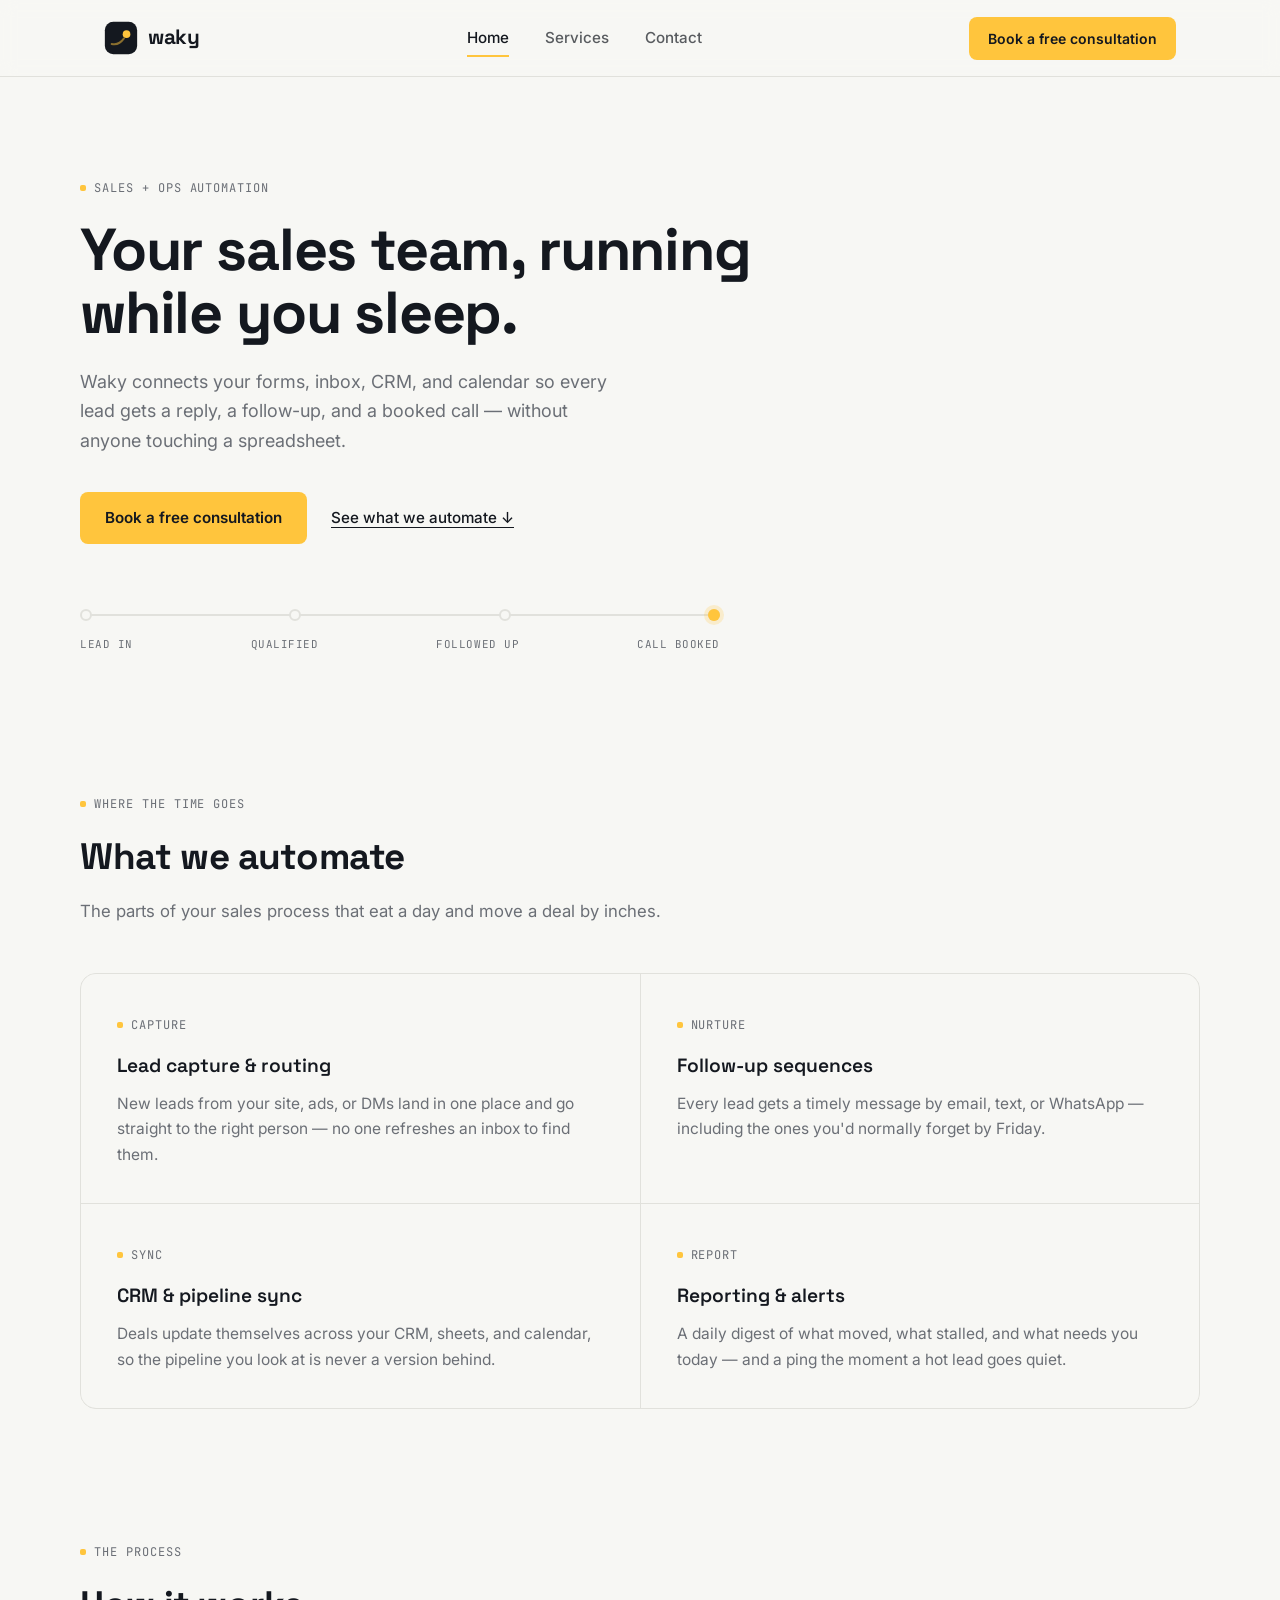
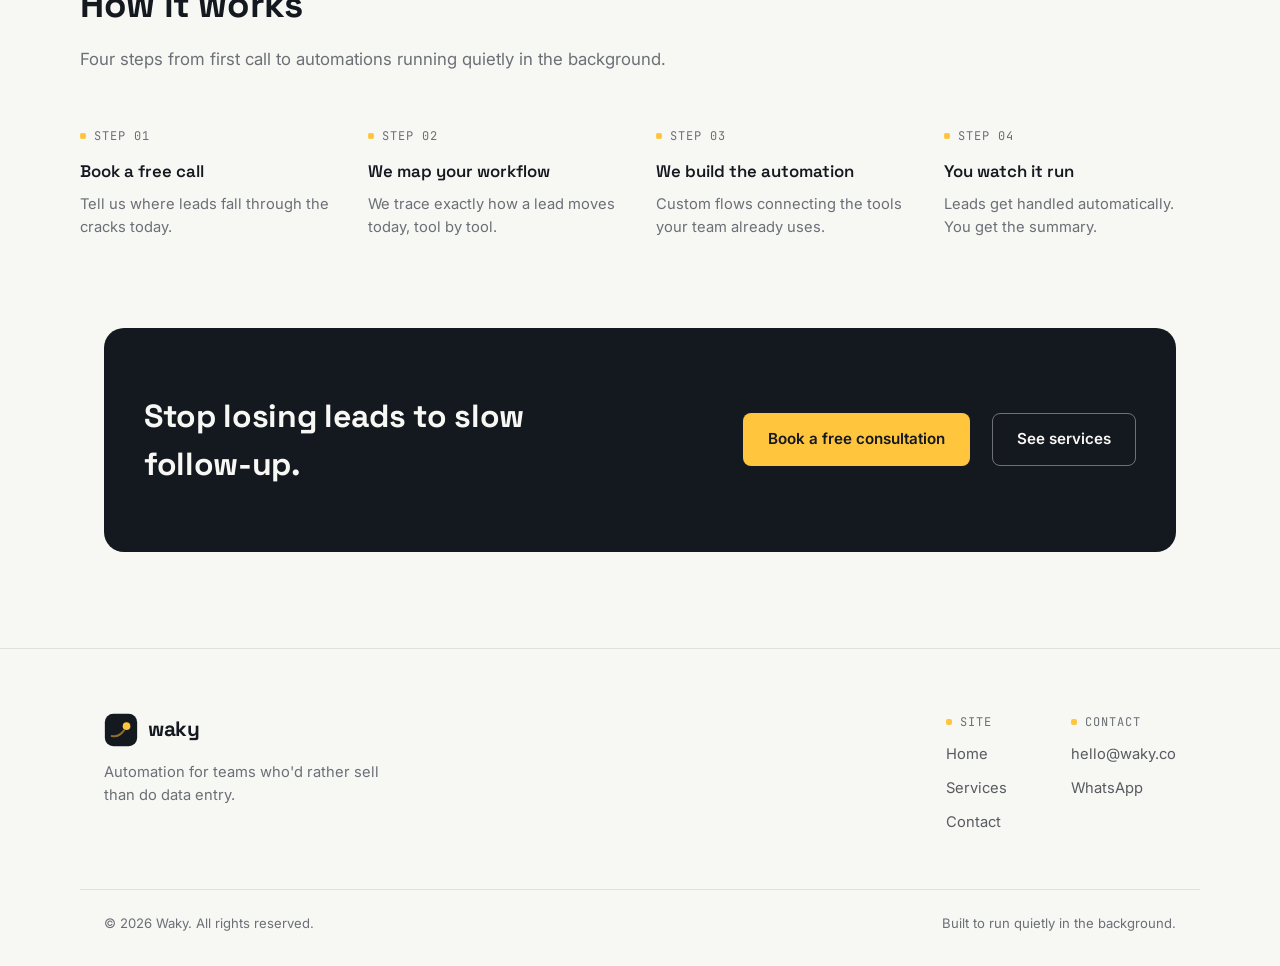
<file: index.html>
<!DOCTYPE html>
<html lang="en">
<head>
<meta charset="UTF-8">
<meta name="viewport" content="width=device-width, initial-scale=1.0">
<title>Waky — Sales &amp; business automation</title>
<meta name="description" content="Waky builds the automations that capture, follow up with, and book your leads automatically — so your sales process runs even when your team is offline.">
<link rel="icon" type="image/svg+xml" href="favicon.svg">
<link rel="preconnect" href="https://fonts.googleapis.com">
<link rel="preconnect" href="https://fonts.gstatic.com" crossorigin>
<link href="https://fonts.googleapis.com/css2?family=Space+Grotesk:wght@500;600;700&family=Inter:wght@400;500;600&family=JetBrains+Mono:wght@500&display=swap" rel="stylesheet">
<link rel="stylesheet" href="style.css">
</head>
<body>

<header class="nav">
  <div class="container nav-inner">
    <a href="index.html" class="logo" aria-label="Waky home">
      <svg class="logo-mark" viewBox="0 0 40 40" fill="none">
        <rect x="1" y="1" width="38" height="38" rx="10" fill="#14181F"/>
        <path d="M9 27C13 28 18.5 27.5 23.5 20.5" stroke="#FFC53D" stroke-width="2.3" stroke-linecap="round" opacity="0.5"/>
        <circle cx="26.5" cy="15.5" r="4.5" fill="#FFC53D"/>
      </svg>
      <span class="logo-word">waky</span>
    </a>
    <nav class="nav-links" id="navLinks">
      <a href="index.html" class="nav-link active">Home</a>
      <a href="service.html" class="nav-link">Services</a>
      <a href="contact.html" class="nav-link">Contact</a>
    </nav>
    <div class="nav-actions">
      <a href="contact.html#book" class="btn btn-primary btn-sm">Book a free consultation</a>
      <button class="nav-toggle" id="navToggle" aria-label="Toggle menu" aria-expanded="false">
        <span></span><span></span><span></span>
      </button>
    </div>
  </div>
</header>

<main>

  <!-- HERO -->
  <section class="hero container">
    <div class="hero-inner">
      <span class="tag">Sales + Ops Automation</span>
      <h1 class="hero-title">Your sales team, running while you sleep.</h1>
      <p class="hero-sub">Waky connects your forms, inbox, CRM, and calendar so every lead gets a reply, a follow-up, and a booked call — without anyone touching a spreadsheet.</p>
      <div class="hero-ctas">
        <a href="contact.html#book" class="btn btn-primary">Book a free consultation</a>
        <a href="#automate" class="btn btn-ghost">See what we automate ↓</a>
      </div>
    </div>

    <div class="pipeline" id="heroPipeline">
      <div class="pipeline-track">
        <span class="pipeline-node"></span>
        <span class="pipeline-node"></span>
        <span class="pipeline-node"></span>
        <span class="pipeline-node"></span>
        <span class="pipeline-dot"></span>
      </div>
      <div class="pipeline-labels">
        <span>Lead in</span>
        <span>Qualified</span>
        <span>Followed up</span>
        <span>Call booked</span>
      </div>
    </div>
  </section>

  <!-- WHAT WE AUTOMATE -->
  <section class="section container" id="automate">
    <div class="section-head">
      <span class="tag">Where the time goes</span>
      <h2 class="section-title">What we automate</h2>
      <p class="section-sub">The parts of your sales process that eat a day and move a deal by inches.</p>
    </div>
    <div class="feature-grid">
      <div class="feature-card">
        <span class="tag">Capture</span>
        <h3>Lead capture &amp; routing</h3>
        <p>New leads from your site, ads, or DMs land in one place and go straight to the right person — no one refreshes an inbox to find them.</p>
      </div>
      <div class="feature-card">
        <span class="tag">Nurture</span>
        <h3>Follow-up sequences</h3>
        <p>Every lead gets a timely message by email, text, or WhatsApp — including the ones you'd normally forget by Friday.</p>
      </div>
      <div class="feature-card">
        <span class="tag">Sync</span>
        <h3>CRM &amp; pipeline sync</h3>
        <p>Deals update themselves across your CRM, sheets, and calendar, so the pipeline you look at is never a version behind.</p>
      </div>
      <div class="feature-card">
        <span class="tag">Report</span>
        <h3>Reporting &amp; alerts</h3>
        <p>A daily digest of what moved, what stalled, and what needs you today — and a ping the moment a hot lead goes quiet.</p>
      </div>
    </div>
  </section>

  <!-- HOW IT WORKS -->
  <section class="section container">
    <div class="section-head">
      <span class="tag">The process</span>
      <h2 class="section-title">How it works</h2>
      <p class="section-sub">Four steps from first call to automations running quietly in the background.</p>
    </div>
    <div class="steps">
      <div class="step">
        <span class="tag">Step 01</span>
        <h3>Book a free call</h3>
        <p>Tell us where leads fall through the cracks today.</p>
      </div>
      <div class="step">
        <span class="tag">Step 02</span>
        <h3>We map your workflow</h3>
        <p>We trace exactly how a lead moves today, tool by tool.</p>
      </div>
      <div class="step">
        <span class="tag">Step 03</span>
        <h3>We build the automation</h3>
        <p>Custom flows connecting the tools your team already uses.</p>
      </div>
      <div class="step">
        <span class="tag">Step 04</span>
        <h3>You watch it run</h3>
        <p>Leads get handled automatically. You get the summary.</p>
      </div>
    </div>
  </section>

  <!-- CTA BAND -->
  <section class="container">
    <div class="cta-band">
      <h2>Stop losing leads to slow follow-up.</h2>
      <div class="cta-actions">
        <a href="contact.html#book" class="btn btn-primary">Book a free consultation</a>
        <a href="service.html" class="btn btn-secondary on-dark">See services</a>
      </div>
    </div>
  </section>

</main>

<footer class="footer">
  <div class="container footer-inner">
    <div class="footer-brand">
      <a href="index.html" class="logo" aria-label="Waky home">
        <svg class="logo-mark" viewBox="0 0 40 40" fill="none">
          <rect x="1" y="1" width="38" height="38" rx="10" fill="#14181F"/>
          <path d="M9 27C13 28 18.5 27.5 23.5 20.5" stroke="#FFC53D" stroke-width="2.3" stroke-linecap="round" opacity="0.5"/>
          <circle cx="26.5" cy="15.5" r="4.5" fill="#FFC53D"/>
        </svg>
        <span class="logo-word">waky</span>
      </a>
      <p>Automation for teams who'd rather sell than do data entry.</p>
    </div>
    <div class="footer-links">
      <div class="footer-col">
        <span class="tag">Site</span>
        <a href="index.html">Home</a>
        <a href="service.html">Services</a>
        <a href="contact.html">Contact</a>
      </div>
      <div class="footer-col">
        <span class="tag">Contact</span>
        <a href="mailto:hello@waky.co">hello@waky.co</a>
        <a href="https://wa.me/10000000000" target="_blank" rel="noopener">WhatsApp</a>
      </div>
    </div>
  </div>
  <div class="container footer-bottom">
    <span>© <span id="year"></span> Waky. All rights reserved.</span>
    <span>Built to run quietly in the background.</span>
  </div>
</footer>

<script src="script.js"></script>
</body>
</html>
</file>
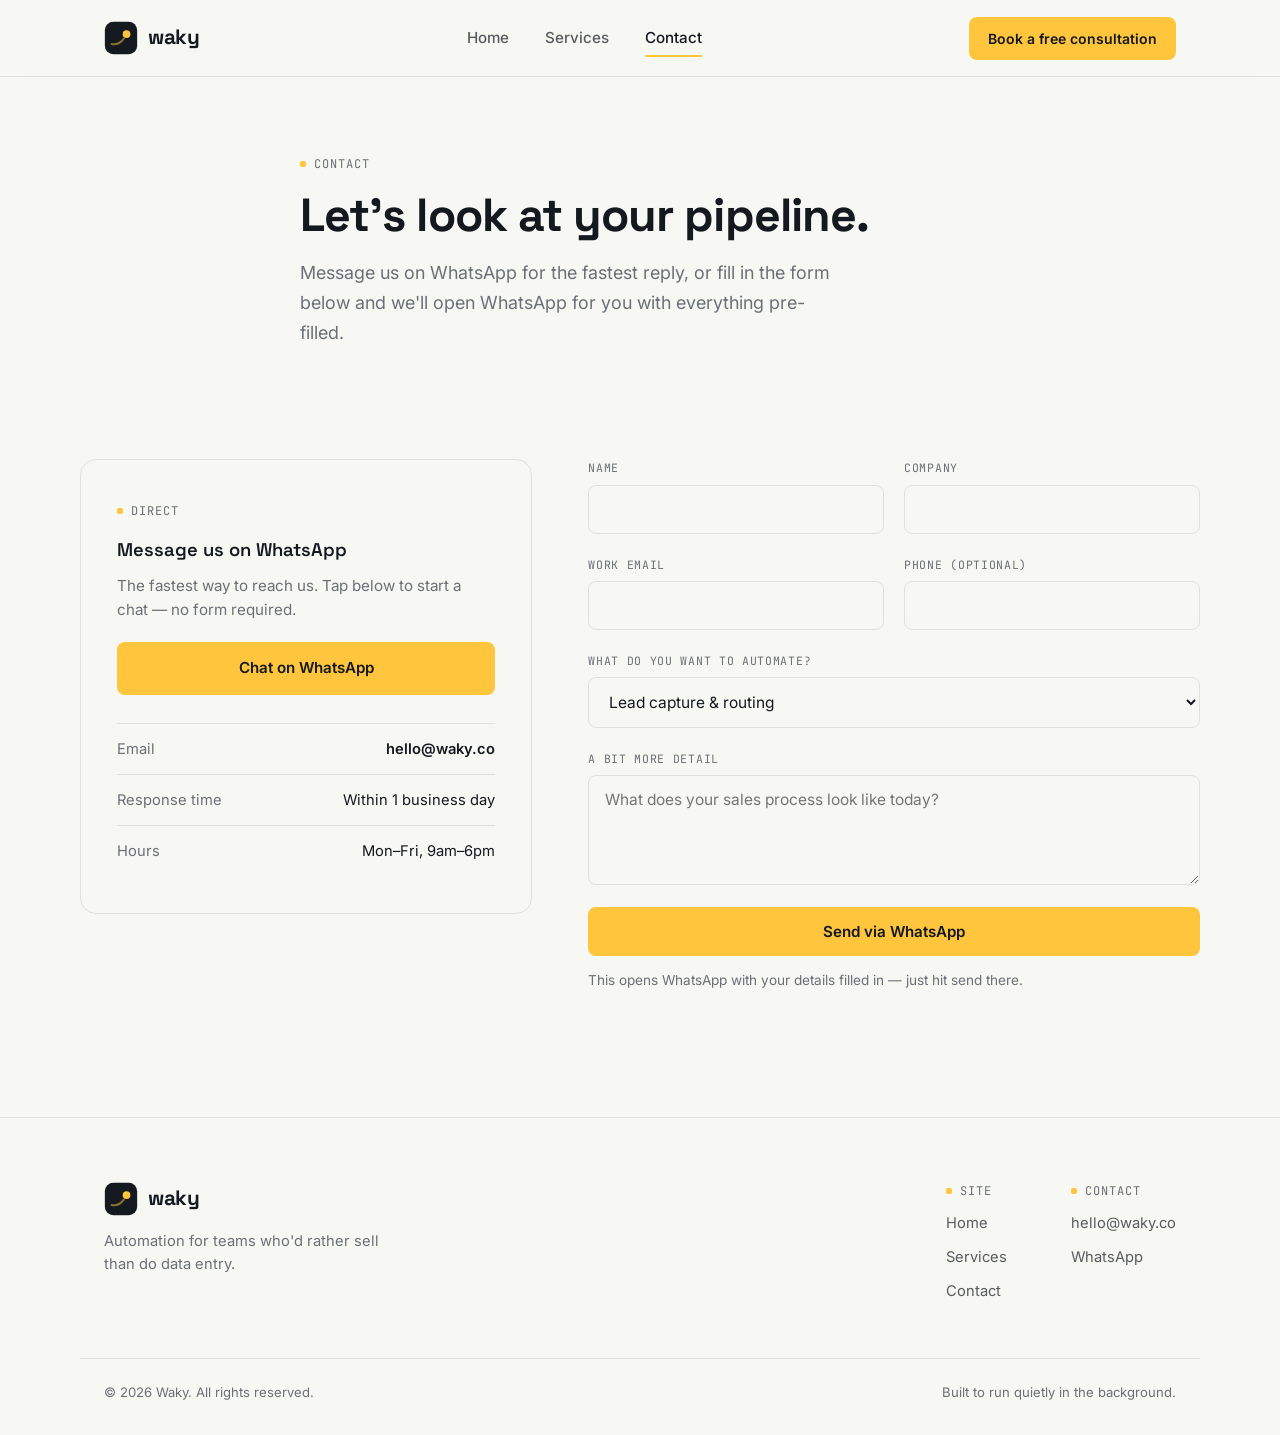
<file: contact.html>
<!DOCTYPE html>
<html lang="en">
<head>
<meta charset="UTF-8">
<meta name="viewport" content="width=device-width, initial-scale=1.0">
<title>Contact — Waky</title>
<meta name="description" content="Book a free consultation with Waky over WhatsApp or by filling in a short form — we reply within one business day.">
<link rel="icon" type="image/svg+xml" href="favicon.svg">
<link rel="preconnect" href="https://fonts.googleapis.com">
<link rel="preconnect" href="https://fonts.gstatic.com" crossorigin>
<link href="https://fonts.googleapis.com/css2?family=Space+Grotesk:wght@500;600;700&family=Inter:wght@400;500;600&family=JetBrains+Mono:wght@500&display=swap" rel="stylesheet">
<link rel="stylesheet" href="style.css">
</head>
<body>

<header class="nav">
  <div class="container nav-inner">
    <a href="index.html" class="logo" aria-label="Waky home">
      <svg class="logo-mark" viewBox="0 0 40 40" fill="none">
        <rect x="1" y="1" width="38" height="38" rx="10" fill="#14181F"/>
        <path d="M9 27C13 28 18.5 27.5 23.5 20.5" stroke="#FFC53D" stroke-width="2.3" stroke-linecap="round" opacity="0.5"/>
        <circle cx="26.5" cy="15.5" r="4.5" fill="#FFC53D"/>
      </svg>
      <span class="logo-word">waky</span>
    </a>
    <nav class="nav-links" id="navLinks">
      <a href="index.html" class="nav-link">Home</a>
      <a href="service.html" class="nav-link">Services</a>
      <a href="contact.html" class="nav-link active">Contact</a>
    </nav>
    <div class="nav-actions">
      <a href="#book" class="btn btn-primary btn-sm">Book a free consultation</a>
      <button class="nav-toggle" id="navToggle" aria-label="Toggle menu" aria-expanded="false">
        <span></span><span></span><span></span>
      </button>
    </div>
  </div>
</header>

<main>

  <section class="page-header container">
    <span class="tag">Contact</span>
    <h1 class="hero-title">Let's look at your pipeline.</h1>
    <p class="hero-sub">Message us on WhatsApp for the fastest reply, or fill in the form below and we'll open WhatsApp for you with everything pre-filled.</p>
  </section>

  <section class="section container" id="book">
    <div class="contact-grid">

      <div class="contact-card">
        <span class="tag">Direct</span>
        <h3>Message us on WhatsApp</h3>
        <p>The fastest way to reach us. Tap below to start a chat — no form required.</p>
        <a href="https://wa.me/10000000000?text=Hi%20Waky%2C%20I%27d%20like%20to%20book%20a%20free%20consultation." target="_blank" rel="noopener" class="btn btn-primary btn-block">Chat on WhatsApp</a>

        <div style="margin-top:28px">
          <div class="contact-detail">
            <span>Email</span>
            <a href="mailto:hello@waky.co">hello@waky.co</a>
          </div>
          <div class="contact-detail">
            <span>Response time</span>
            <span>Within 1 business day</span>
          </div>
          <div class="contact-detail">
            <span>Hours</span>
            <span>Mon–Fri, 9am–6pm</span>
          </div>
        </div>
      </div>

      <div>
        <form id="contactForm" novalidate>
          <div class="form-row">
            <div class="form-field">
              <label for="name">Name</label>
              <input type="text" id="name" name="name" required>
            </div>
            <div class="form-field">
              <label for="company">Company</label>
              <input type="text" id="company" name="company">
            </div>
          </div>
          <div class="form-row">
            <div class="form-field">
              <label for="email">Work email</label>
              <input type="email" id="email" name="email" required>
            </div>
            <div class="form-field">
              <label for="phone">Phone (optional)</label>
              <input type="tel" id="phone" name="phone">
            </div>
          </div>
          <div class="form-field">
            <label for="interest">What do you want to automate?</label>
            <select id="interest" name="interest">
              <option>Lead capture &amp; routing</option>
              <option>Follow-up sequences</option>
              <option>CRM &amp; data sync</option>
              <option>Meeting &amp; calendar automation</option>
              <option>Reporting &amp; alerts</option>
              <option>Not sure yet</option>
            </select>
          </div>
          <div class="form-field">
            <label for="message">A bit more detail</label>
            <textarea id="message" name="message" placeholder="What does your sales process look like today?"></textarea>
          </div>
          <button type="submit" class="btn btn-primary btn-block">Send via WhatsApp</button>
          <p class="form-note" style="margin-top:14px">This opens WhatsApp with your details filled in — just hit send there.</p>
          <p id="formStatus" role="status"></p>
        </form>
      </div>

    </div>
  </section>

</main>

<footer class="footer">
  <div class="container footer-inner">
    <div class="footer-brand">
      <a href="index.html" class="logo" aria-label="Waky home">
        <svg class="logo-mark" viewBox="0 0 40 40" fill="none">
          <rect x="1" y="1" width="38" height="38" rx="10" fill="#14181F"/>
          <path d="M9 27C13 28 18.5 27.5 23.5 20.5" stroke="#FFC53D" stroke-width="2.3" stroke-linecap="round" opacity="0.5"/>
          <circle cx="26.5" cy="15.5" r="4.5" fill="#FFC53D"/>
        </svg>
        <span class="logo-word">waky</span>
      </a>
      <p>Automation for teams who'd rather sell than do data entry.</p>
    </div>
    <div class="footer-links">
      <div class="footer-col">
        <span class="tag">Site</span>
        <a href="index.html">Home</a>
        <a href="service.html">Services</a>
        <a href="contact.html">Contact</a>
      </div>
      <div class="footer-col">
        <span class="tag">Contact</span>
        <a href="mailto:hello@waky.co">hello@waky.co</a>
        <a href="https://wa.me/10000000000" target="_blank" rel="noopener">WhatsApp</a>
      </div>
    </div>
  </div>
  <div class="container footer-bottom">
    <span>© <span id="year"></span> Waky. All rights reserved.</span>
    <span>Built to run quietly in the background.</span>
  </div>
</footer>

<script src="script.js"></script>
</body>
</html>
</file>
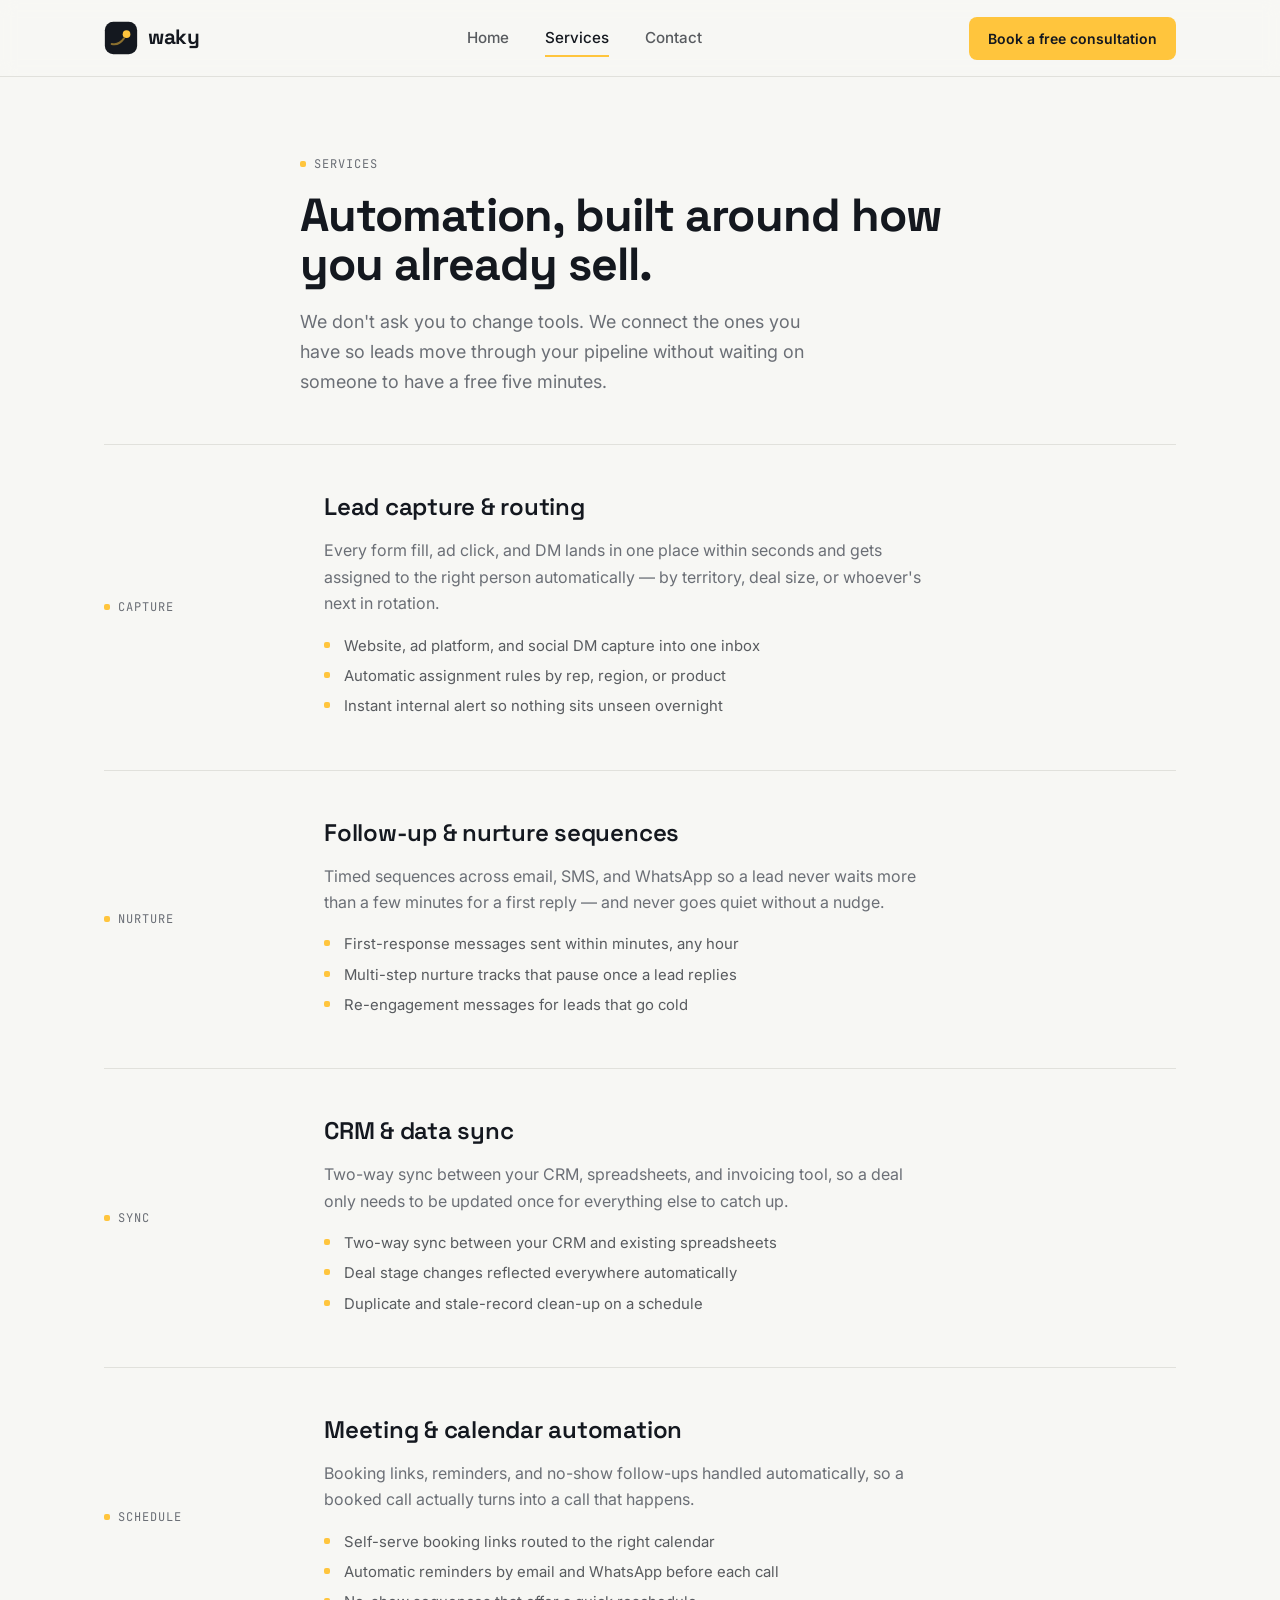
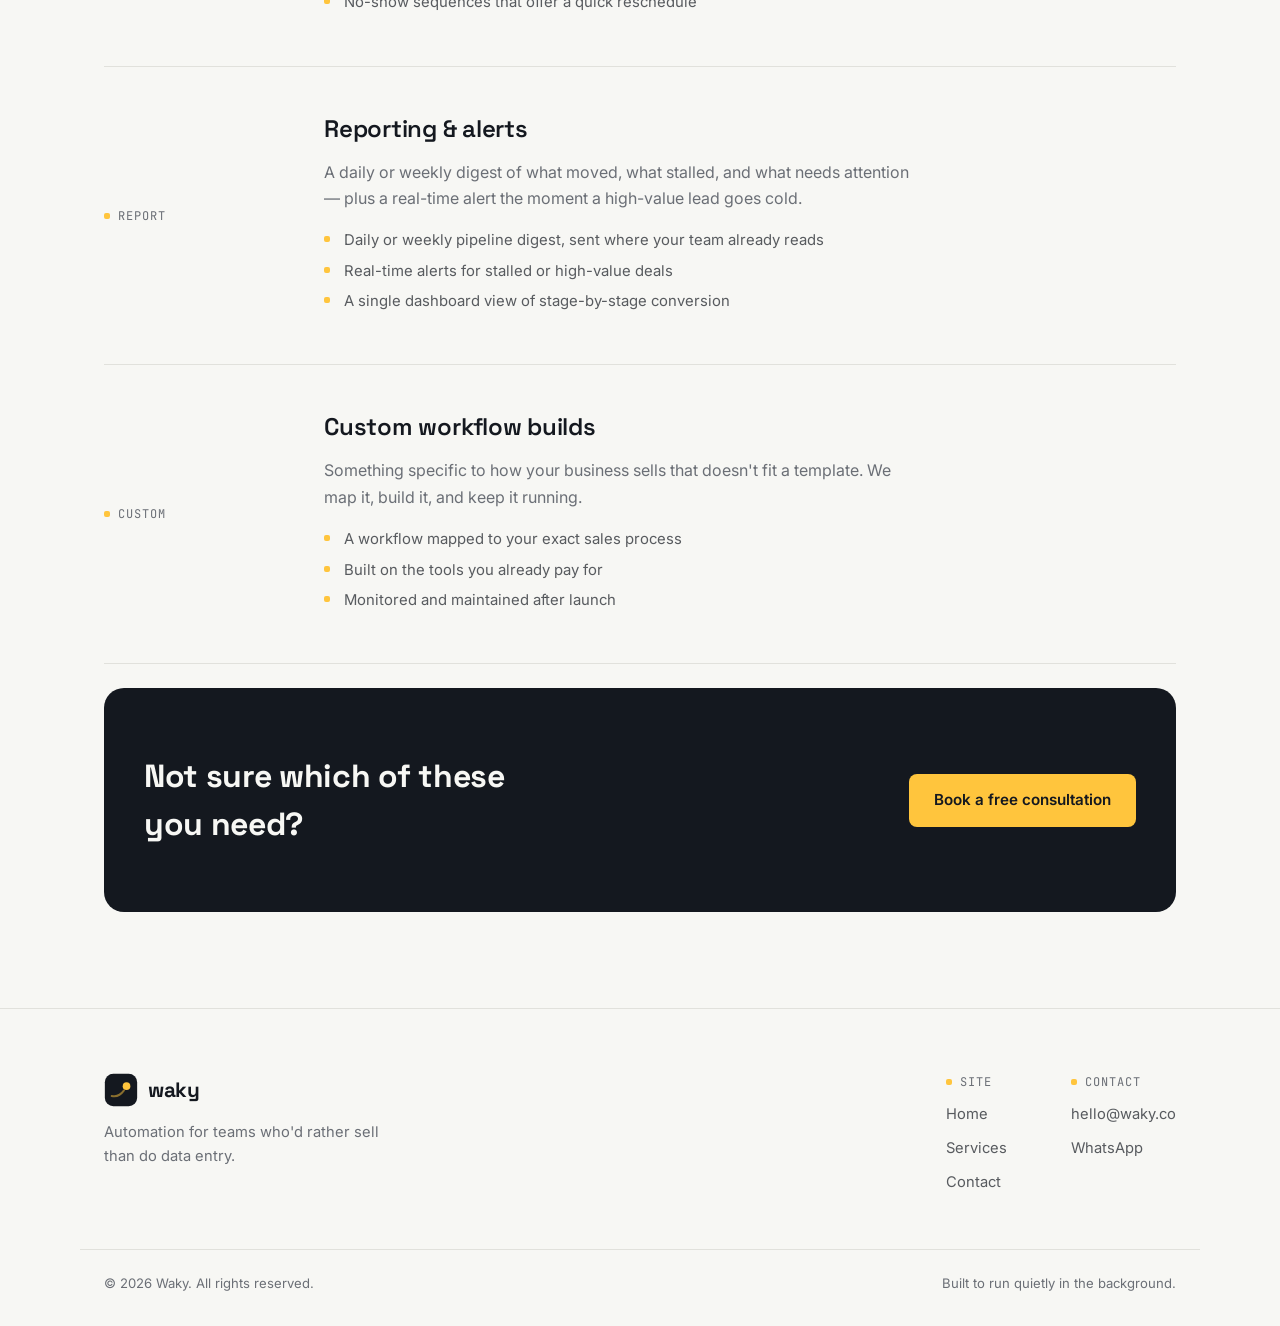
<file: service.html>
<!DOCTYPE html>
<html lang="en">
<head>
<meta charset="UTF-8">
<meta name="viewport" content="width=device-width, initial-scale=1.0">
<title>Services — Waky</title>
<meta name="description" content="Lead capture, follow-up sequences, CRM sync, scheduling, reporting, and custom workflows — the automations Waky builds around your existing sales process.">
<link rel="icon" type="image/svg+xml" href="favicon.svg">
<link rel="preconnect" href="https://fonts.googleapis.com">
<link rel="preconnect" href="https://fonts.gstatic.com" crossorigin>
<link href="https://fonts.googleapis.com/css2?family=Space+Grotesk:wght@500;600;700&family=Inter:wght@400;500;600&family=JetBrains+Mono:wght@500&display=swap" rel="stylesheet">
<link rel="stylesheet" href="style.css">
</head>
<body>

<header class="nav">
  <div class="container nav-inner">
    <a href="index.html" class="logo" aria-label="Waky home">
      <svg class="logo-mark" viewBox="0 0 40 40" fill="none">
        <rect x="1" y="1" width="38" height="38" rx="10" fill="#14181F"/>
        <path d="M9 27C13 28 18.5 27.5 23.5 20.5" stroke="#FFC53D" stroke-width="2.3" stroke-linecap="round" opacity="0.5"/>
        <circle cx="26.5" cy="15.5" r="4.5" fill="#FFC53D"/>
      </svg>
      <span class="logo-word">waky</span>
    </a>
    <nav class="nav-links" id="navLinks">
      <a href="index.html" class="nav-link">Home</a>
      <a href="service.html" class="nav-link active">Services</a>
      <a href="contact.html" class="nav-link">Contact</a>
    </nav>
    <div class="nav-actions">
      <a href="contact.html#book" class="btn btn-primary btn-sm">Book a free consultation</a>
      <button class="nav-toggle" id="navToggle" aria-label="Toggle menu" aria-expanded="false">
        <span></span><span></span><span></span>
      </button>
    </div>
  </div>
</header>

<main>

  <section class="page-header container">
    <span class="tag">Services</span>
    <h1 class="hero-title">Automation, built around how you already sell.</h1>
    <p class="hero-sub">We don't ask you to change tools. We connect the ones you have so leads move through your pipeline without waiting on someone to have a free five minutes.</p>
  </section>

  <section class="container">
    <div class="service-list">

      <div class="service-row">
        <span class="tag">Capture</span>
        <div>
          <h3>Lead capture &amp; routing</h3>
          <p class="desc">Every form fill, ad click, and DM lands in one place within seconds and gets assigned to the right person automatically — by territory, deal size, or whoever's next in rotation.</p>
          <ul class="includes">
            <li>Website, ad platform, and social DM capture into one inbox</li>
            <li>Automatic assignment rules by rep, region, or product</li>
            <li>Instant internal alert so nothing sits unseen overnight</li>
          </ul>
        </div>
      </div>

      <div class="service-row">
        <span class="tag">Nurture</span>
        <div>
          <h3>Follow-up &amp; nurture sequences</h3>
          <p class="desc">Timed sequences across email, SMS, and WhatsApp so a lead never waits more than a few minutes for a first reply — and never goes quiet without a nudge.</p>
          <ul class="includes">
            <li>First-response messages sent within minutes, any hour</li>
            <li>Multi-step nurture tracks that pause once a lead replies</li>
            <li>Re-engagement messages for leads that go cold</li>
          </ul>
        </div>
      </div>

      <div class="service-row">
        <span class="tag">Sync</span>
        <div>
          <h3>CRM &amp; data sync</h3>
          <p class="desc">Two-way sync between your CRM, spreadsheets, and invoicing tool, so a deal only needs to be updated once for everything else to catch up.</p>
          <ul class="includes">
            <li>Two-way sync between your CRM and existing spreadsheets</li>
            <li>Deal stage changes reflected everywhere automatically</li>
            <li>Duplicate and stale-record clean-up on a schedule</li>
          </ul>
        </div>
      </div>

      <div class="service-row">
        <span class="tag">Schedule</span>
        <div>
          <h3>Meeting &amp; calendar automation</h3>
          <p class="desc">Booking links, reminders, and no-show follow-ups handled automatically, so a booked call actually turns into a call that happens.</p>
          <ul class="includes">
            <li>Self-serve booking links routed to the right calendar</li>
            <li>Automatic reminders by email and WhatsApp before each call</li>
            <li>No-show sequences that offer a quick reschedule</li>
          </ul>
        </div>
      </div>

      <div class="service-row">
        <span class="tag">Report</span>
        <div>
          <h3>Reporting &amp; alerts</h3>
          <p class="desc">A daily or weekly digest of what moved, what stalled, and what needs attention — plus a real-time alert the moment a high-value lead goes cold.</p>
          <ul class="includes">
            <li>Daily or weekly pipeline digest, sent where your team already reads</li>
            <li>Real-time alerts for stalled or high-value deals</li>
            <li>A single dashboard view of stage-by-stage conversion</li>
          </ul>
        </div>
      </div>

      <div class="service-row">
        <span class="tag">Custom</span>
        <div>
          <h3>Custom workflow builds</h3>
          <p class="desc">Something specific to how your business sells that doesn't fit a template. We map it, build it, and keep it running.</p>
          <ul class="includes">
            <li>A workflow mapped to your exact sales process</li>
            <li>Built on the tools you already pay for</li>
            <li>Monitored and maintained after launch</li>
          </ul>
        </div>
      </div>

    </div>
  </section>

  <section class="container">
    <div class="cta-band">
      <h2>Not sure which of these you need?</h2>
      <div class="cta-actions">
        <a href="contact.html#book" class="btn btn-primary">Book a free consultation</a>
      </div>
    </div>
  </section>

</main>

<footer class="footer">
  <div class="container footer-inner">
    <div class="footer-brand">
      <a href="index.html" class="logo" aria-label="Waky home">
        <svg class="logo-mark" viewBox="0 0 40 40" fill="none">
          <rect x="1" y="1" width="38" height="38" rx="10" fill="#14181F"/>
          <path d="M9 27C13 28 18.5 27.5 23.5 20.5" stroke="#FFC53D" stroke-width="2.3" stroke-linecap="round" opacity="0.5"/>
          <circle cx="26.5" cy="15.5" r="4.5" fill="#FFC53D"/>
        </svg>
        <span class="logo-word">waky</span>
      </a>
      <p>Automation for teams who'd rather sell than do data entry.</p>
    </div>
    <div class="footer-links">
      <div class="footer-col">
        <span class="tag">Site</span>
        <a href="index.html">Home</a>
        <a href="service.html">Services</a>
        <a href="contact.html">Contact</a>
      </div>
      <div class="footer-col">
        <span class="tag">Contact</span>
        <a href="mailto:hello@waky.co">hello@waky.co</a>
        <a href="https://wa.me/10000000000" target="_blank" rel="noopener">WhatsApp</a>
      </div>
    </div>
  </div>
  <div class="container footer-bottom">
    <span>© <span id="year"></span> Waky. All rights reserved.</span>
    <span>Built to run quietly in the background.</span>
  </div>
</footer>

<script src="script.js"></script>
</body>
</html>
</file>
<file: style.css>
/* ==========================================================================
   Waky — design tokens
   Palette: cool paper background, ink text, single "wake yellow" accent.
   Type: Space Grotesk (display) / Inter (body) / JetBrains Mono (labels).
   Signature device: the "pipeline" — a lead moving through automated stages.
   ========================================================================== */

:root{
  --paper:      #F7F7F4;
  --paper-dim:  #EFEFEA;
  --ink:        #14181F;
  --ink-70:     rgba(20,24,31,0.7);
  --muted:      #6B6F76;
  --line:       #E1E1DC;
  --accent:     #FFC53D;
  --accent-soft:#FFF3D6;

  --font-display: 'Space Grotesk', sans-serif;
  --font-body:    'Inter', sans-serif;
  --font-mono:    'JetBrains Mono', monospace;

  --container: 1120px;
  --radius: 8px;
  --radius-lg: 16px;
}

*{ box-sizing:border-box; }
html{ scroll-behavior:smooth; }
body{
  margin:0;
  background:var(--paper);
  color:var(--ink);
  font-family:var(--font-body);
  font-size:16px;
  line-height:1.5;
  -webkit-font-smoothing:antialiased;
}
img,svg{ display:block; max-width:100%; }
a{ color:inherit; }
ul{ margin:0; padding:0; list-style:none; }
h1,h2,h3,h4,p{ margin:0; }

::selection{ background:var(--accent); color:var(--ink); }

:focus-visible{ outline:2px solid var(--ink); outline-offset:3px; border-radius:4px; }

.container{
  max-width:var(--container);
  margin:0 auto;
  padding:0 24px;
}

/* ---------- eyebrow / mono tag ---------- */
.tag{
  font-family:var(--font-mono);
  font-size:0.75rem;
  letter-spacing:0.08em;
  text-transform:uppercase;
  color:var(--muted);
  display:inline-flex;
  align-items:center;
  gap:8px;
}
.tag::before{
  content:'';
  width:6px; height:6px;
  background:var(--accent);
  border-radius:2px;
  display:inline-block;
}

/* ---------- buttons ---------- */
.btn{
  display:inline-flex;
  align-items:center;
  justify-content:center;
  gap:8px;
  font-family:var(--font-body);
  font-weight:600;
  font-size:0.95rem;
  padding:14px 24px;
  border-radius:var(--radius);
  text-decoration:none;
  border:1px solid transparent;
  cursor:pointer;
  transition:transform .15s ease, box-shadow .15s ease, background .15s ease, color .15s ease;
  white-space:nowrap;
}
.btn-primary{
  background:var(--accent);
  color:var(--ink);
}
.btn-primary:hover{
  transform:translateY(-1px);
  box-shadow:0 10px 24px rgba(255,197,61,0.35);
}
.btn-secondary{
  background:transparent;
  color:var(--ink);
  border-color:var(--ink);
}
.btn-secondary:hover{
  background:var(--ink);
  color:var(--paper);
}
.btn-ghost{
  background:none;
  border:none;
  padding:0;
  color:var(--ink);
  text-decoration:underline;
  text-underline-offset:4px;
  font-weight:500;
}
.btn-sm{ padding:10px 18px; font-size:0.875rem; }
.btn-block{ width:100%; }
.on-dark.btn-secondary{ color:var(--paper); border-color:rgba(247,247,244,0.4); }
.on-dark.btn-secondary:hover{ background:var(--paper); color:var(--ink); }

/* ---------- nav ---------- */
.nav{
  position:sticky;
  top:0;
  z-index:50;
  background:rgba(247,247,244,0.88);
  backdrop-filter:blur(8px);
  border-bottom:1px solid var(--line);
}
.nav-inner{
  display:flex;
  align-items:center;
  justify-content:space-between;
  height:76px;
  gap:24px;
}
.logo{
  display:flex;
  align-items:center;
  gap:10px;
  text-decoration:none;
  flex-shrink:0;
}
.logo-mark{ width:34px; height:34px; }
.logo-word{
  font-family:var(--font-display);
  font-weight:700;
  font-size:1.3rem;
  letter-spacing:-0.02em;
  color:var(--ink);
}
.nav-links{
  display:flex;
  gap:36px;
  margin:0 auto;
}
.nav-link{
  font-size:0.95rem;
  font-weight:500;
  text-decoration:none;
  color:var(--ink-70);
  position:relative;
  padding:6px 0;
}
.nav-link:hover{ color:var(--ink); }
.nav-link.active{ color:var(--ink); }
.nav-link.active::after{
  content:'';
  position:absolute;
  left:0; right:0; bottom:-2px;
  height:2px;
  background:var(--accent);
}
.nav-actions{ display:flex; align-items:center; gap:14px; flex-shrink:0; }
.nav-toggle{
  display:none;
  flex-direction:column;
  gap:5px;
  background:none;
  border:none;
  cursor:pointer;
  padding:10px 6px;
}
.nav-toggle span{ width:22px; height:2px; background:var(--ink); border-radius:2px; }

@media (max-width:880px){
  .nav-links{
    display:none;
    position:absolute;
    top:76px; left:0; right:0;
    background:var(--paper);
    flex-direction:column;
    gap:4px;
    padding:16px 24px 24px;
    border-bottom:1px solid var(--line);
  }
  .nav-links.open{ display:flex; }
  .nav-link{ padding:12px 0; }
  .nav-toggle{ display:flex; }
}
@media (max-width:400px){
  .nav-actions .btn-primary{ padding:10px 14px; font-size:0.8rem; }
}

/* ---------- hero ---------- */
.hero{ padding:96px 0 72px; }
.hero-inner{ max-width:720px; }
.hero-title{
  font-family:var(--font-display);
  font-weight:700;
  font-size:clamp(2.3rem, 5vw, 3.7rem);
  line-height:1.06;
  letter-spacing:-0.02em;
  margin:22px 0 22px;
}
.hero-sub{
  font-size:1.125rem;
  line-height:1.65;
  color:var(--muted);
  max-width:540px;
  margin-bottom:36px;
}
.hero-ctas{
  display:flex;
  align-items:center;
  gap:24px;
  flex-wrap:wrap;
  margin-bottom:64px;
}

/* ---------- pipeline (signature element) ---------- */
.pipeline{ max-width:640px; }
.pipeline-track{
  position:relative;
  display:flex;
  justify-content:space-between;
  align-items:center;
  height:14px;
}
.pipeline-track::before{
  content:'';
  position:absolute;
  left:6px; right:6px; top:50%;
  height:2px;
  background:var(--line);
  transform:translateY(-50%);
}
.pipeline-node{
  width:12px; height:12px;
  border-radius:50%;
  background:var(--paper);
  border:2px solid var(--line);
  position:relative;
  z-index:1;
  transition:border-color .3s ease;
}
.pipeline-dot{
  position:absolute;
  top:50%; left:0;
  width:12px; height:12px;
  margin-top:-6px;
  border-radius:50%;
  background:var(--accent);
  box-shadow:0 0 0 4px rgba(255,197,61,0.22);
  animation:pipelineMove 2.8s cubic-bezier(.65,0,.35,1) 1 forwards;
  animation-play-state:paused;
  z-index:2;
}
.pipeline.in-view .pipeline-dot{ animation-play-state:running; }
.pipeline.done .pipeline-node:last-child{ border-color:var(--accent); }
@keyframes pipelineMove{
  0%{   left:0%; }
  22%{  left:0%; }
  30%{  left:calc(33.33% - 6px); }
  52%{  left:calc(33.33% - 6px); }
  60%{  left:calc(66.66% - 6px); }
  82%{  left:calc(66.66% - 6px); }
  92%{  left:calc(100% - 12px); }
  100%{ left:calc(100% - 12px); }
}
.pipeline-labels{
  display:flex;
  justify-content:space-between;
  margin-top:14px;
}
.pipeline-labels span{
  font-family:var(--font-mono);
  font-size:0.68rem;
  letter-spacing:0.05em;
  text-transform:uppercase;
  color:var(--muted);
}
@media (prefers-reduced-motion:reduce){
  .pipeline-dot{ animation:none !important; left:calc(100% - 12px) !important; }
}
@media (max-width:560px){
  .pipeline-labels span{ font-size:0.6rem; }
}

/* ---------- section scaffolding ---------- */
.section{ padding:64px 0; }
.section-head{ max-width:600px; margin-bottom:48px; }
.section-title{
  font-family:var(--font-display);
  font-weight:700;
  font-size:clamp(1.7rem,3vw,2.3rem);
  letter-spacing:-0.01em;
  margin-top:16px;
}
.section-sub{ color:var(--muted); margin-top:14px; font-size:1.05rem; line-height:1.6; }

/* ---------- feature grid ---------- */
.feature-grid{
  display:grid;
  grid-template-columns:repeat(2,1fr);
  gap:1px;
  background:var(--line);
  border:1px solid var(--line);
  border-radius:var(--radius-lg);
  overflow:hidden;
}
.feature-card{ background:var(--paper); padding:36px; }
.feature-card .tag{ margin-bottom:0; }
.feature-card h3{
  font-family:var(--font-display);
  font-weight:600;
  font-size:1.2rem;
  margin:18px 0 10px;
}
.feature-card p{ color:var(--muted); font-size:0.97rem; line-height:1.65; }
@media (max-width:720px){
  .feature-grid{ grid-template-columns:1fr; }
}

/* ---------- steps ---------- */
.steps{
  display:grid;
  grid-template-columns:repeat(4,1fr);
  gap:32px;
}
.step .tag{ margin-bottom:14px; }
.step h3{
  font-family:var(--font-display);
  font-weight:600;
  font-size:1.05rem;
  margin-bottom:8px;
}
.step p{ color:var(--muted); font-size:0.92rem; line-height:1.6; }
@media (max-width:880px){
  .steps{ grid-template-columns:repeat(2,1fr); row-gap:40px; }
}
@media (max-width:560px){
  .steps{ grid-template-columns:1fr; }
}

/* ---------- cta band ---------- */
.cta-band{
  background:var(--ink);
  color:var(--paper);
  border-radius:20px;
  padding:64px 40px;
  margin:24px 0 96px;
  display:flex;
  align-items:center;
  justify-content:space-between;
  gap:32px;
  flex-wrap:wrap;
}
.cta-band h2{
  font-family:var(--font-display);
  font-weight:700;
  font-size:clamp(1.5rem,3vw,2rem);
  max-width:420px;
  letter-spacing:-0.01em;
}
.cta-band .cta-actions{ display:flex; align-items:center; gap:22px; flex-wrap:wrap; }
.cta-band :focus-visible{ outline-color:var(--paper); }

/* ---------- service rows (services page) ---------- */
.service-list{ border-top:1px solid var(--line); }
.service-row{
  display:grid;
  grid-template-columns:180px 1fr;
  gap:40px;
  padding:44px 0;
  border-bottom:1px solid var(--line);
}
.service-row h3{
  font-family:var(--font-display);
  font-weight:600;
  font-size:1.5rem;
  letter-spacing:-0.01em;
  margin-bottom:12px;
}
.service-row p.desc{ color:var(--muted); line-height:1.65; max-width:600px; margin-bottom:18px; }
.service-row .includes li{
  position:relative;
  padding-left:20px;
  color:var(--ink-70);
  font-size:0.93rem;
  margin-bottom:8px;
  line-height:1.5;
}
.service-row .includes li::before{
  content:'';
  position:absolute;
  left:0; top:7px;
  width:6px; height:6px;
  background:var(--accent);
  border-radius:2px;
}
@media (max-width:720px){
  .service-row{ grid-template-columns:1fr; gap:14px; }
}

/* ---------- contact page ---------- */
.contact-grid{
  display:grid;
  grid-template-columns:0.85fr 1.15fr;
  gap:56px;
  align-items:start;
}
.contact-card{
  border:1px solid var(--line);
  border-radius:var(--radius-lg);
  padding:36px;
  background:var(--paper);
}
.contact-card h3{
  font-family:var(--font-display);
  font-weight:600;
  font-size:1.15rem;
  margin:16px 0 10px;
}
.contact-card p{ color:var(--muted); font-size:0.95rem; line-height:1.6; margin-bottom:20px; }
.contact-detail{
  display:flex;
  justify-content:space-between;
  padding:14px 0;
  border-top:1px solid var(--line);
  font-size:0.92rem;
}
.contact-detail span:first-child{ color:var(--muted); }
.contact-detail a{ text-decoration:none; font-weight:600; }

.form-field{ display:flex; flex-direction:column; gap:8px; margin-bottom:22px; }
.form-field label{
  font-family:var(--font-mono);
  font-size:0.72rem;
  letter-spacing:0.06em;
  text-transform:uppercase;
  color:var(--muted);
}
.form-field input,
.form-field select,
.form-field textarea{
  font-family:var(--font-body);
  font-size:0.97rem;
  padding:14px 16px;
  border:1px solid var(--line);
  border-radius:var(--radius);
  background:var(--paper);
  color:var(--ink);
}
.form-field textarea{ resize:vertical; min-height:110px; }
.form-field input:focus,
.form-field select:focus,
.form-field textarea:focus{
  outline:2px solid var(--accent);
  outline-offset:1px;
  border-color:var(--ink);
}
.form-row{ display:grid; grid-template-columns:1fr 1fr; gap:20px; }
.form-note{ font-size:0.85rem; color:var(--muted); margin-top:-6px; margin-bottom:22px; }
#formStatus{ font-size:0.9rem; margin-top:8px; }
@media (max-width:880px){
  .contact-grid{ grid-template-columns:1fr; }
  .form-row{ grid-template-columns:1fr; }
}

/* ---------- footer ---------- */
.footer{ border-top:1px solid var(--line); margin-top:40px; padding:64px 0 32px; }
.footer-inner{ display:flex; justify-content:space-between; gap:48px; flex-wrap:wrap; }
.footer-brand p{ color:var(--muted); font-size:0.92rem; max-width:280px; margin-top:14px; line-height:1.6; }
.footer-links{ display:flex; gap:64px; flex-wrap:wrap; }
.footer-col{ display:flex; flex-direction:column; gap:12px; }
.footer-col a{ font-size:0.92rem; text-decoration:none; color:var(--ink-70); }
.footer-col a:hover{ color:var(--ink); }
.footer-bottom{
  margin-top:56px;
  padding-top:24px;
  border-top:1px solid var(--line);
  display:flex;
  justify-content:space-between;
  flex-wrap:wrap;
  gap:12px;
  font-size:0.82rem;
  color:var(--muted);
}

/* ---------- page header (service / contact) ---------- */
.page-header{ padding:72px 0 48px; max-width:680px; }
.page-header .hero-title{ font-size:clamp(2rem,4vw,2.9rem); margin:18px 0 18px; }
.page-header .hero-sub{ margin-bottom:0; }
</file>
